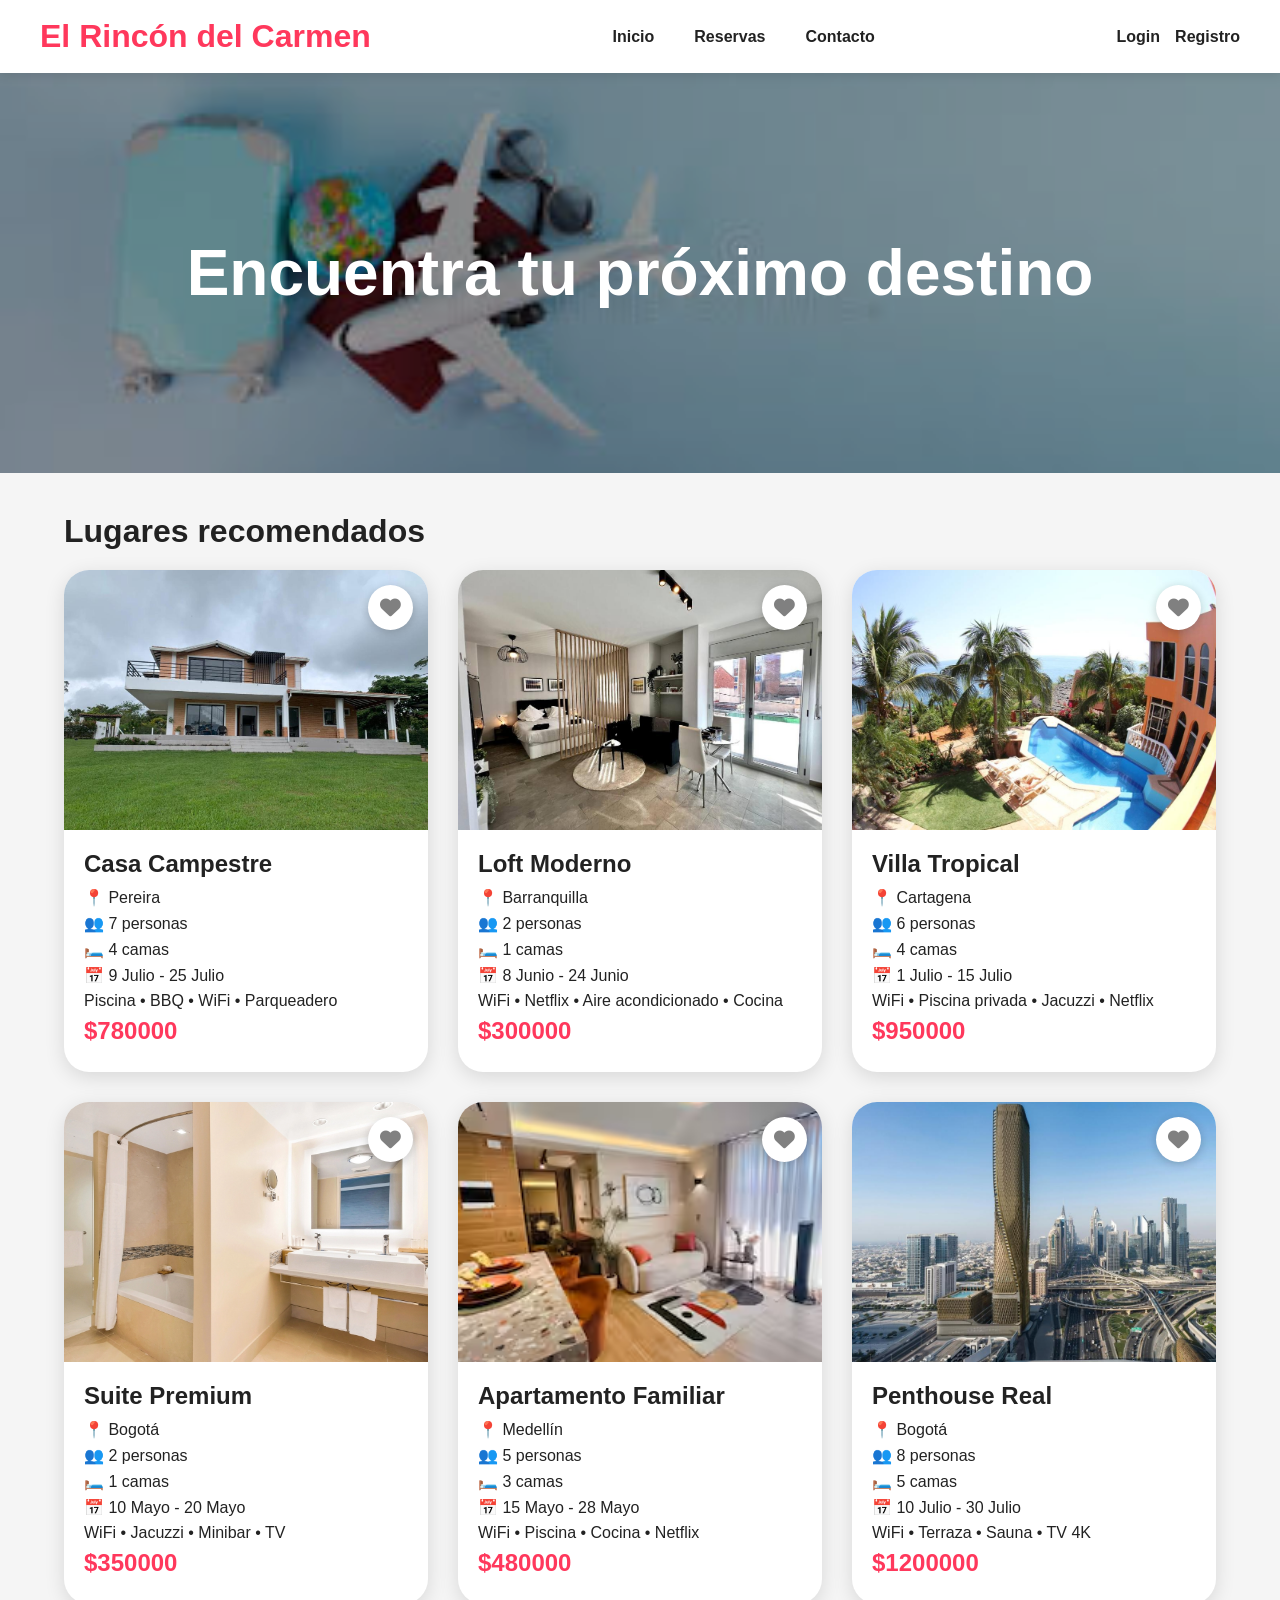
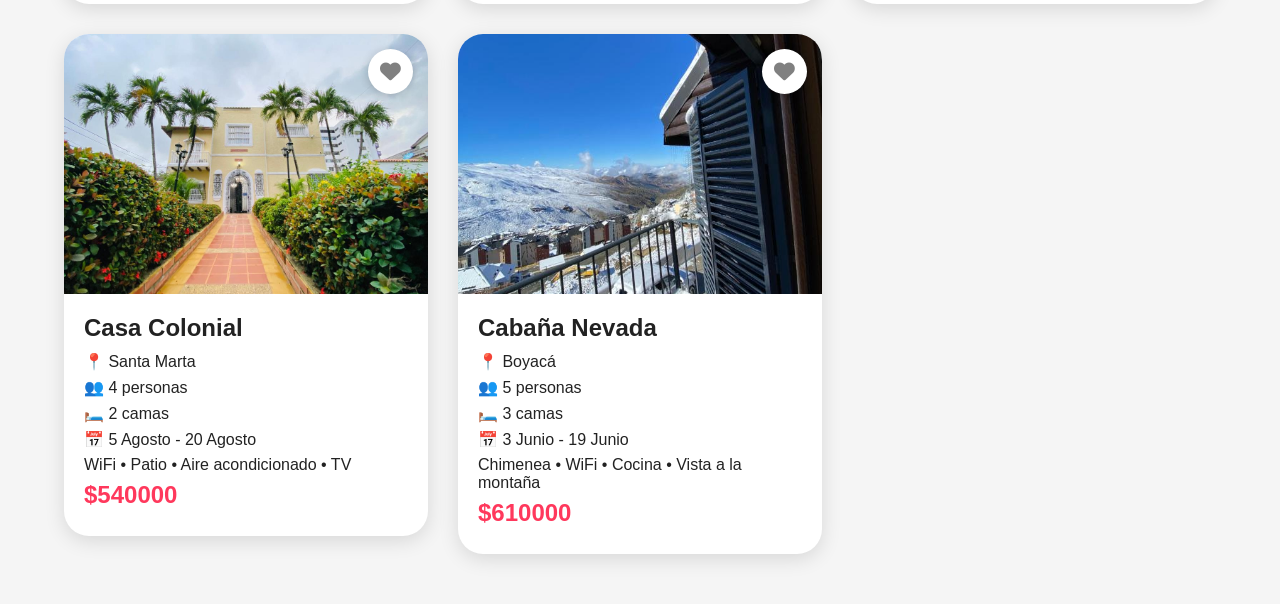
<file: index.html>
<!DOCTYPE html>
<html lang="es">

<head>

    <meta charset="UTF-8">

    <meta
    name="viewport"
    content="width=device-width, initial-scale=1.0"
    >

    <title>Inicio</title>

    <link
    rel="stylesheet"
    href="css/style.css"
    >

    <link
    rel="stylesheet"
    href="https://cdnjs.cloudflare.com/ajax/libs/font-awesome/6.5.1/css/all.min.css"
    >

</head>

<body>

<header>

    <nav class="navbar">

        <div class="logo">
            El Rincón del Carmen
        </div>

        <div class="nav-center">

            <a href="index.html">
                Inicio
            </a>

            <a href="reservas.html">
                Reservas
            </a>

            <a href="contacto.html">
                Contacto
            </a>

        </div>

        <div class="nav-right">

            <a href="login.html">
                Login
            </a>

            <a href="register.html">
                Registro
            </a>

        </div>

    </nav>

</header>

<section class="hero">

    <h1>
        Encuentra tu próximo destino
    </h1>

</section>



<h2 class="section-title">
    Lugares recomendados
</h2>

<section
class="cards"
id="cards"
>

</section>
<script src="js/database.js"></script>
<script src="js/navbar.js"></script>
<script src="js/favoritos.js"></script>
<script src="js/index.js"></script>

</body>
</html>
</file>
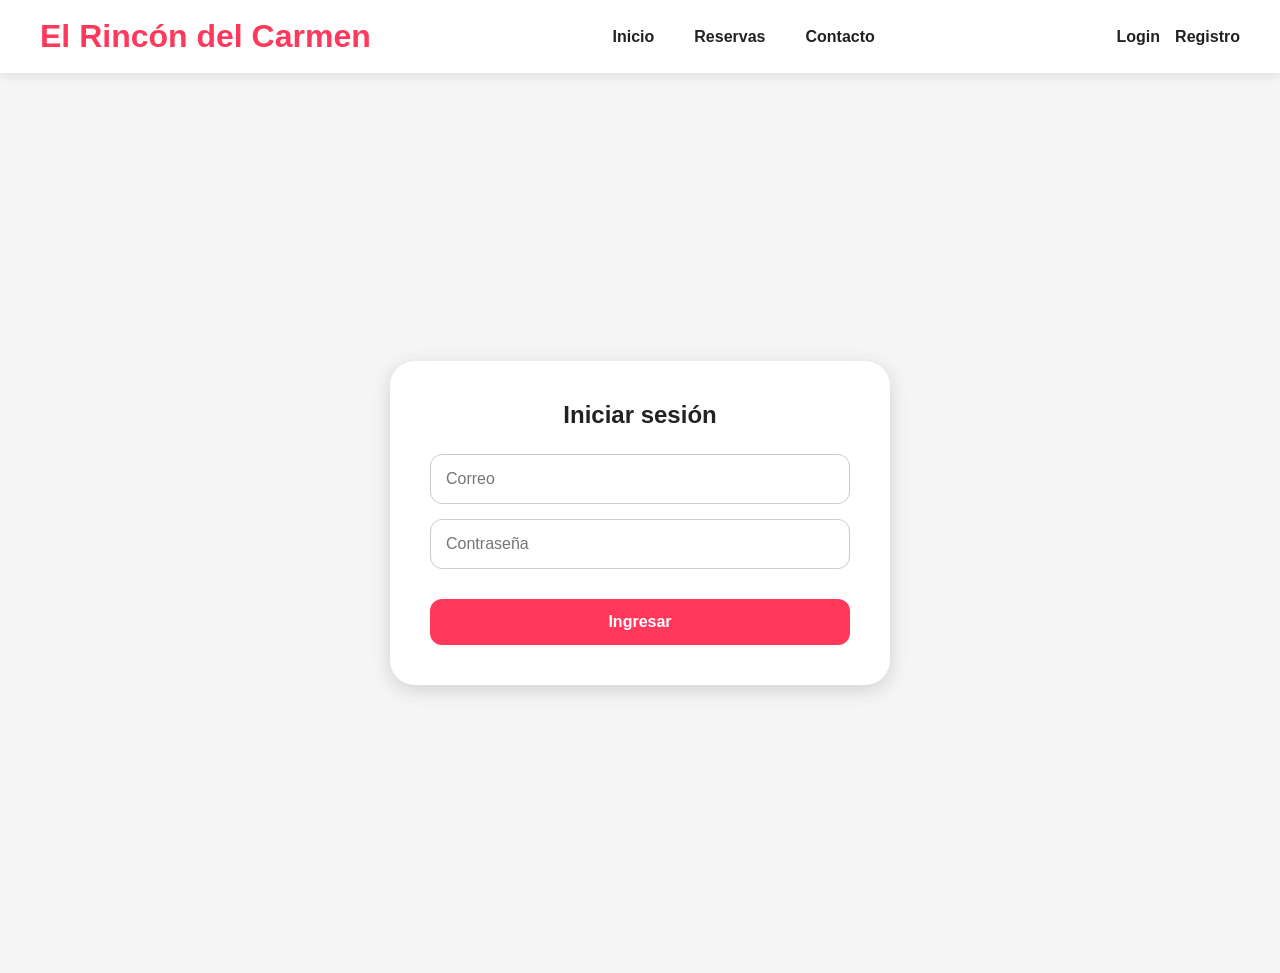
<file: admin.html>
<!DOCTYPE html>
<html lang="es">

<head>

    <meta charset="UTF-8">

    <meta
    name="viewport"
    content="width=device-width, initial-scale=1.0"
    >

    <title>
        Panel Admin
    </title>

    <link
    rel="stylesheet"
    href="css/style.css"
    >

    <link
    rel="stylesheet"
    href="https://cdnjs.cloudflare.com/ajax/libs/font-awesome/6.5.1/css/all.min.css"
    >

</head>

<body>

    <header class="header">

        <div class="logo">

            <a href="index.html">
                El Rincón del Carmen
            </a>

        </div>

        <div
        class="nav-right"
        id="nav-right"
        ></div>

    </header>

    <main class="admin-panel">

        <h1>
            Panel Administrador
        </h1>

        <section>

            <h2>
                Gestionar Habitaciones
            </h2>

            <div
            id="habitacionesAdmin"
            class="admin-grid"
            ></div>

        </section>

        <section>

            <h2>
                Gestionar Reservas
            </h2>

            <div
            id="reservasAdmin"
            class="admin-grid"
            ></div>

        </section>

    </main>

    <script src="js/database.js"></script>

    <script src="js/navbar.js"></script>

    <script src="js/admin.js"></script>

</body>

</html>
</file>
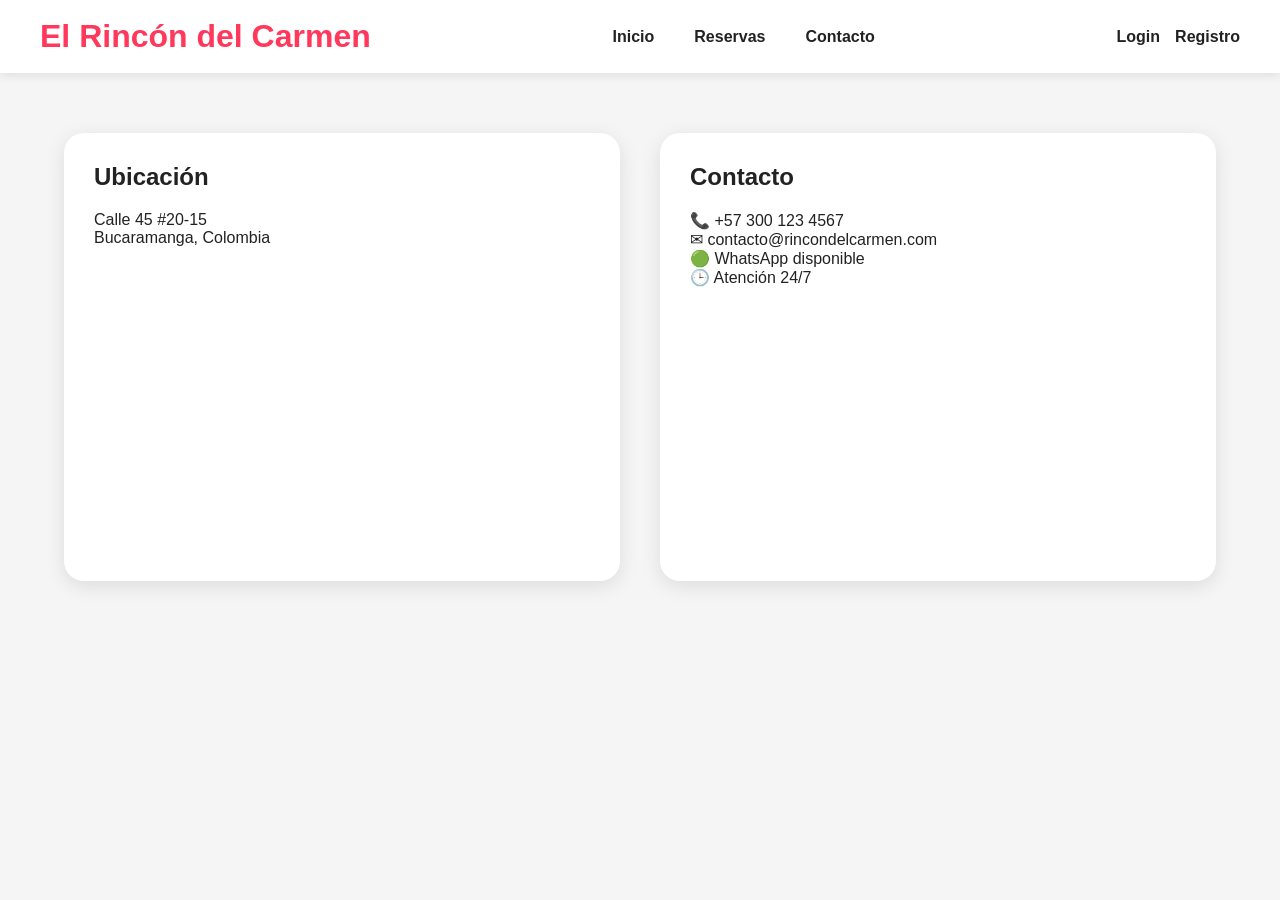
<file: contacto.html>
<!DOCTYPE html>
<html lang="es">

<head>

    <meta charset="UTF-8">

    <meta
    name="viewport"
    content="width=device-width, initial-scale=1.0"
    >

    <title>Contacto</title>

    <link
    rel="stylesheet"
    href="css/style.css"
    >

</head>

<body>

<header>

    <nav class="navbar">

        <div class="logo">
            El Rincón del Carmen
        </div>

        <div class="nav-center">

            <a href="index.html">
                Inicio
            </a>

            <a href="reservas.html">
                Reservas
            </a>

            <a href="contacto.html">
                Contacto
            </a>

        </div>

        <div class="nav-right">

            <a href="login.html">
                Login
            </a>

            <a href="register.html">
                Registro
            </a>

        </div>

    </nav>

</header>

<section class="contact-container">

    <div class="contact-box">

        <h2>
            Ubicación
        </h2>

        <p>
            Calle 45 #20-15
        </p>

        <p>
            Bucaramanga, Colombia
        </p>

        <iframe
        width="100%"
        height="300"
        style="border:0;border-radius:15px;"
        loading="lazy"
        allowfullscreen
        src="https://maps.google.com/maps?q=bucaramanga&t=&z=13&ie=UTF8&iwloc=&output=embed"
        >
        </iframe>

    </div>

    <div class="contact-box">

        <h2>
            Contacto
        </h2>

        <p>
            📞 +57 300 123 4567
        </p>

        <p>
            ✉ contacto@rincondelcarmen.com
        </p>

        <p>
            🟢 WhatsApp disponible
        </p>

        <p>
            🕒 Atención 24/7
        </p>

    </div>

</section>

<script src="js/database.js"></script>
<script src="js/navbar.js"></script>
<script src="js/favoritos.js"></script>
<script src="js/contacto.js"></script>
</body>
</html>
</file>
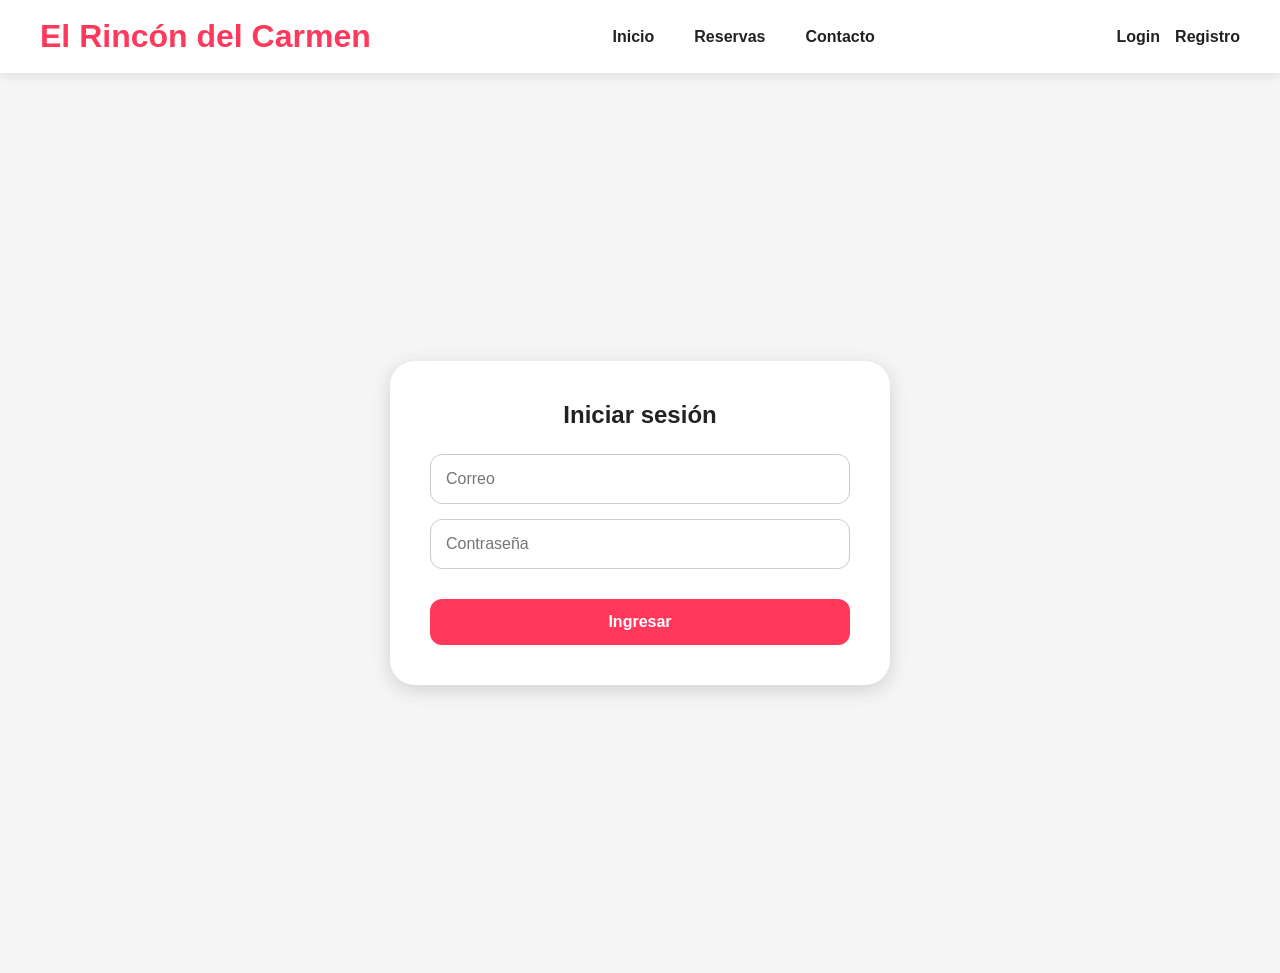
<file: login.html>
<!DOCTYPE html>
<html lang="es">

<head>

    <meta charset="UTF-8">

    <meta
    name="viewport"
    content="width=device-width, initial-scale=1.0"
    >

    <title>Login</title>

    <link
    rel="stylesheet"
    href="css/style.css"
    >

</head>

<body>

<header>

    <nav class="navbar">

        <div class="logo">
            El Rincón del Carmen
        </div>

        <div class="nav-center">

            <a href="index.html">
                Inicio
            </a>

            <a href="reservas.html">
                Reservas
            </a>

            <a href="contacto.html">
                Contacto
            </a>

        </div>

        <div class="nav-right">

            <a href="login.html">
                Login
            </a>

            <a href="register.html">
                Registro
            </a>

        </div>

    </nav>

</header>

<section class="form-page">

    <div class="form-container">

        <h1>
            Iniciar sesión
        </h1>

        <form id="loginForm">

            <input
            type="email"
            id="email"
            placeholder="Correo"
            required
            >

            <input
            type="password"
            id="password"
            placeholder="Contraseña"
            required
            >

            <button type="submit">
                Ingresar
            </button>

        </form>

    </div>

</section>

<script src="js/database.js"></script>
<script src="js/navbar.js"></script>
<script src="js/auth.js"></script>

</body>
</html>
</file>
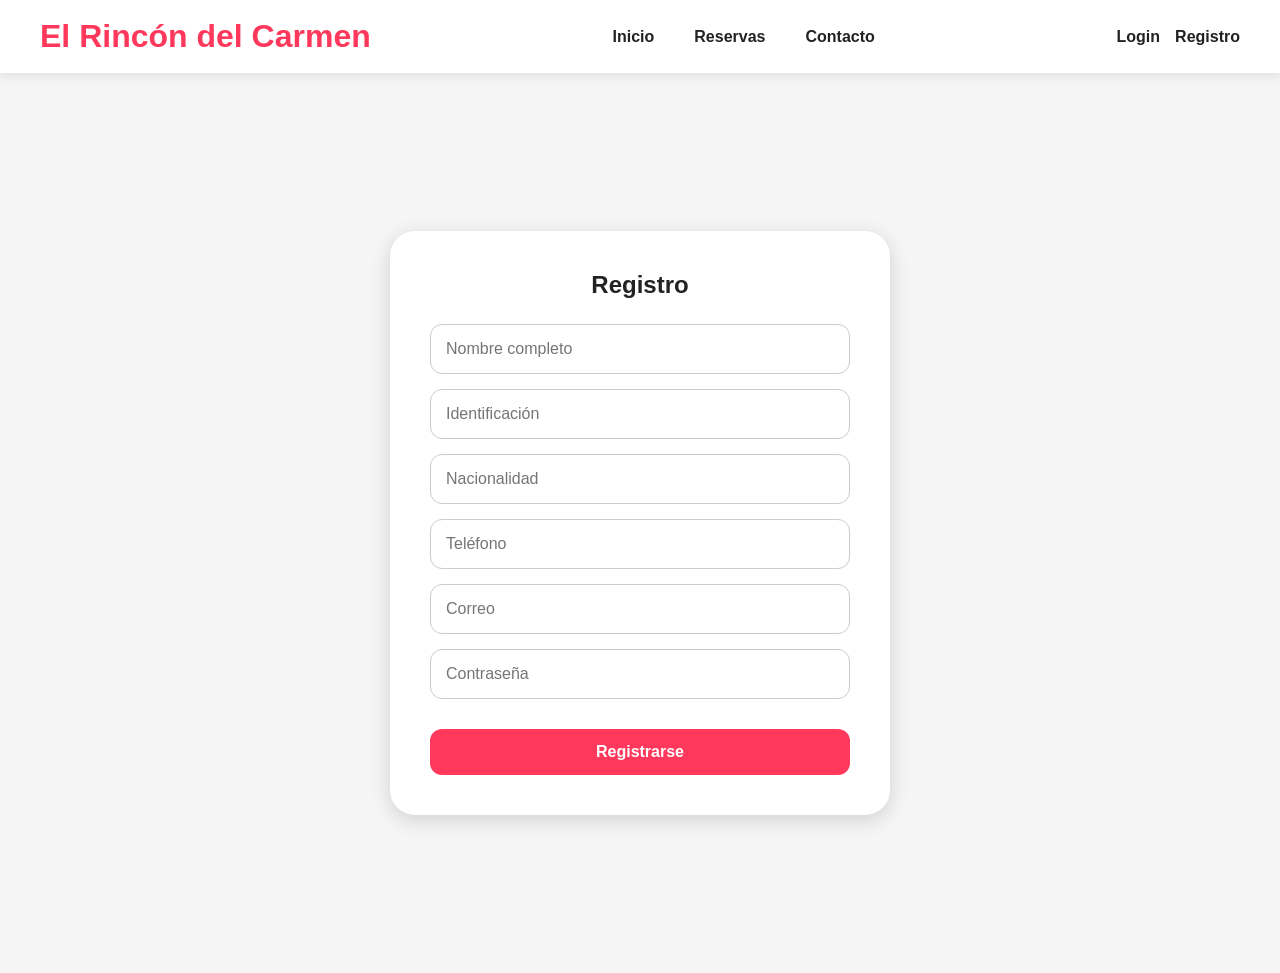
<file: register.html>
<!DOCTYPE html>
<html lang="es">

<head>

    <meta charset="UTF-8">

    <meta
    name="viewport"
    content="width=device-width, initial-scale=1.0"
    >

    <title>Registro</title>

    <link
    rel="stylesheet"
    href="css/style.css"
    >

</head>

<body>

<header>

    <nav class="navbar">

        <div class="logo">
            El Rincón del Carmen
        </div>

        <div class="nav-center">

            <a href="index.html">
                Inicio
            </a>

            <a href="reservas.html">
                Reservas
            </a>

            <a href="contacto.html">
                Contacto
            </a>

        </div>

        <div class="nav-right">

            <a href="login.html">
                Login
            </a>

            <a href="register.html">
                Registro
            </a>

        </div>

    </nav>

</header>

<section class="form-page">

    <div class="form-container">

        <h1>
            Registro
        </h1>

        <form id="registerForm">

            <input
            type="text"
            id="nombre"
            placeholder="Nombre completo"
            required
            >

            <input
            type="text"
            id="identificacion"
            placeholder="Identificación"
            required
            >

            <input
            type="text"
            id="nacionalidad"
            placeholder="Nacionalidad"
            required
            >

            <input
            type="text"
            id="telefono"
            placeholder="Teléfono"
            required
            >

            <input
            type="email"
            id="email"
            placeholder="Correo"
            required
            >

            <input
            type="password"
            id="password"
            placeholder="Contraseña"
            required
            >

            <button type="submit">
                Registrarse
            </button>

        </form>

    </div>

</section>
<script src="js/database.js"></script>
<script src="js/navbar.js"></script>
<script src="js/auth.js"></script>

</body>
</html>
</file>
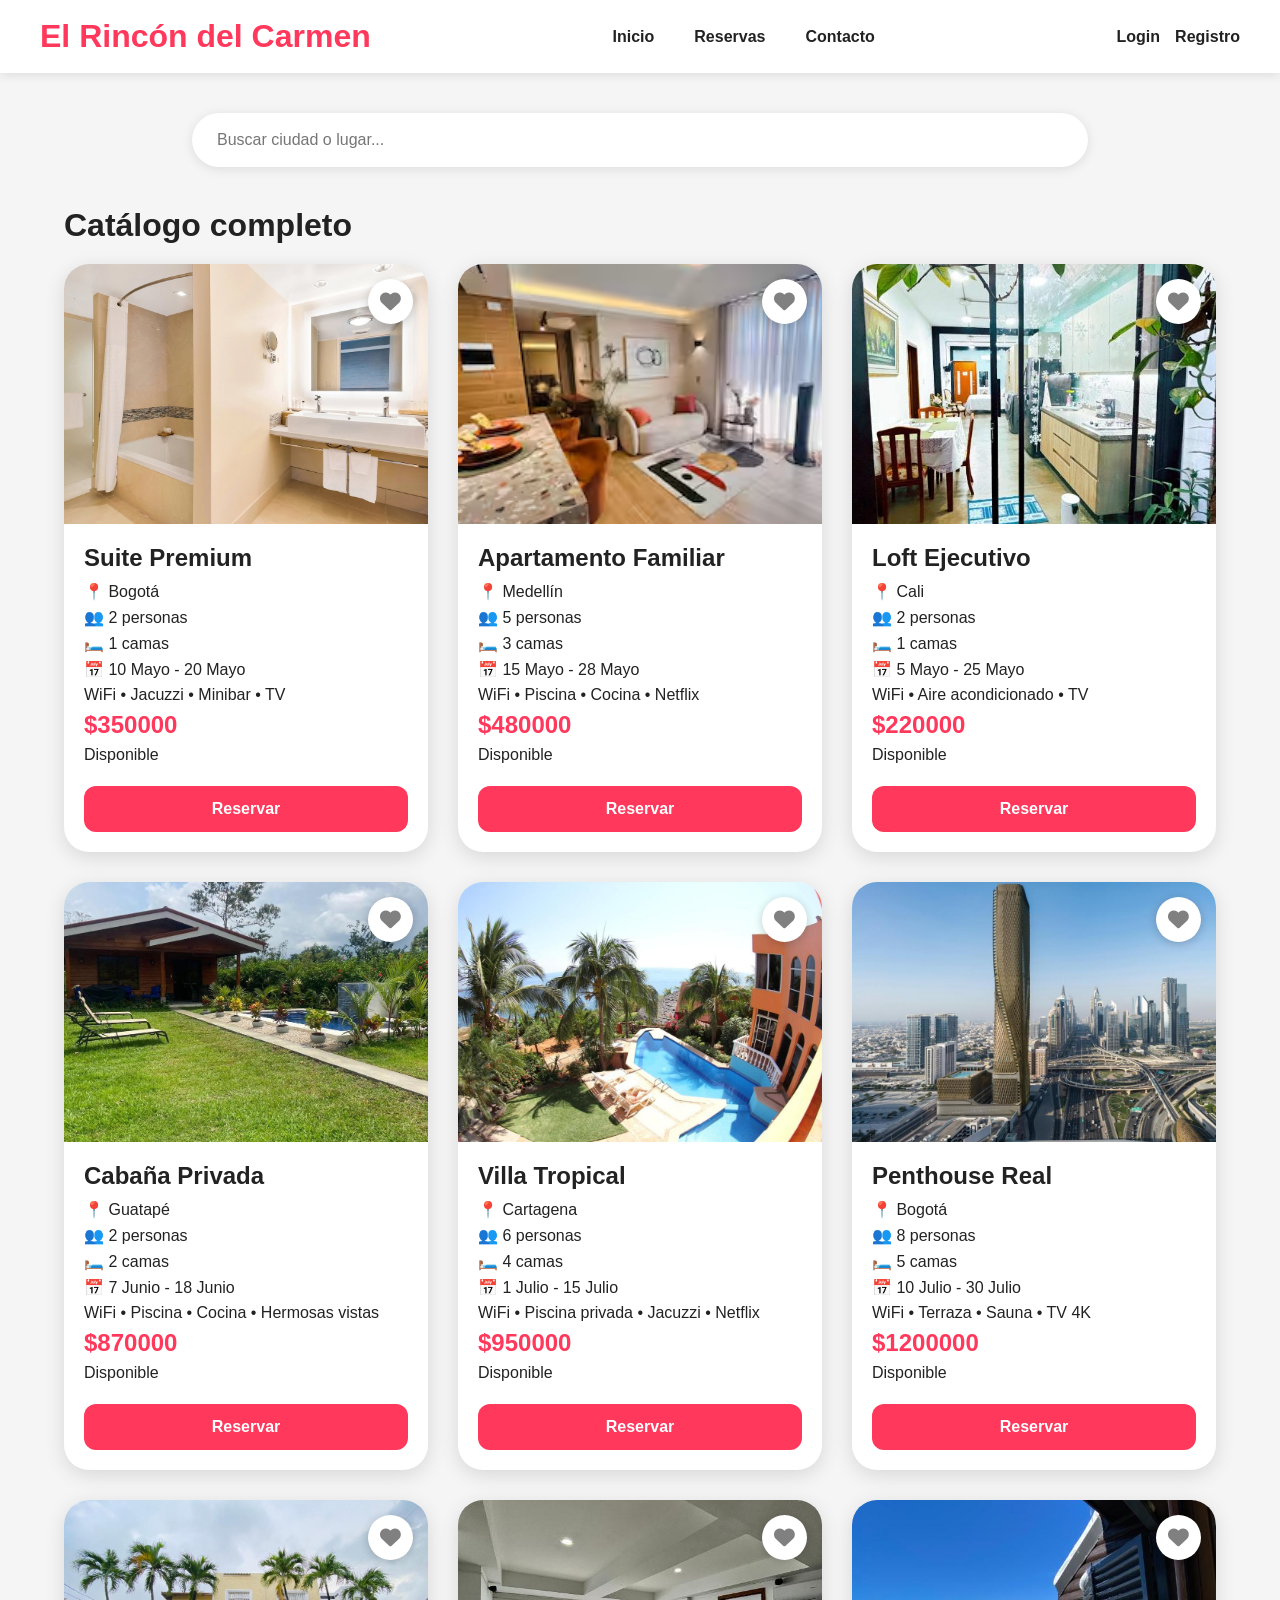
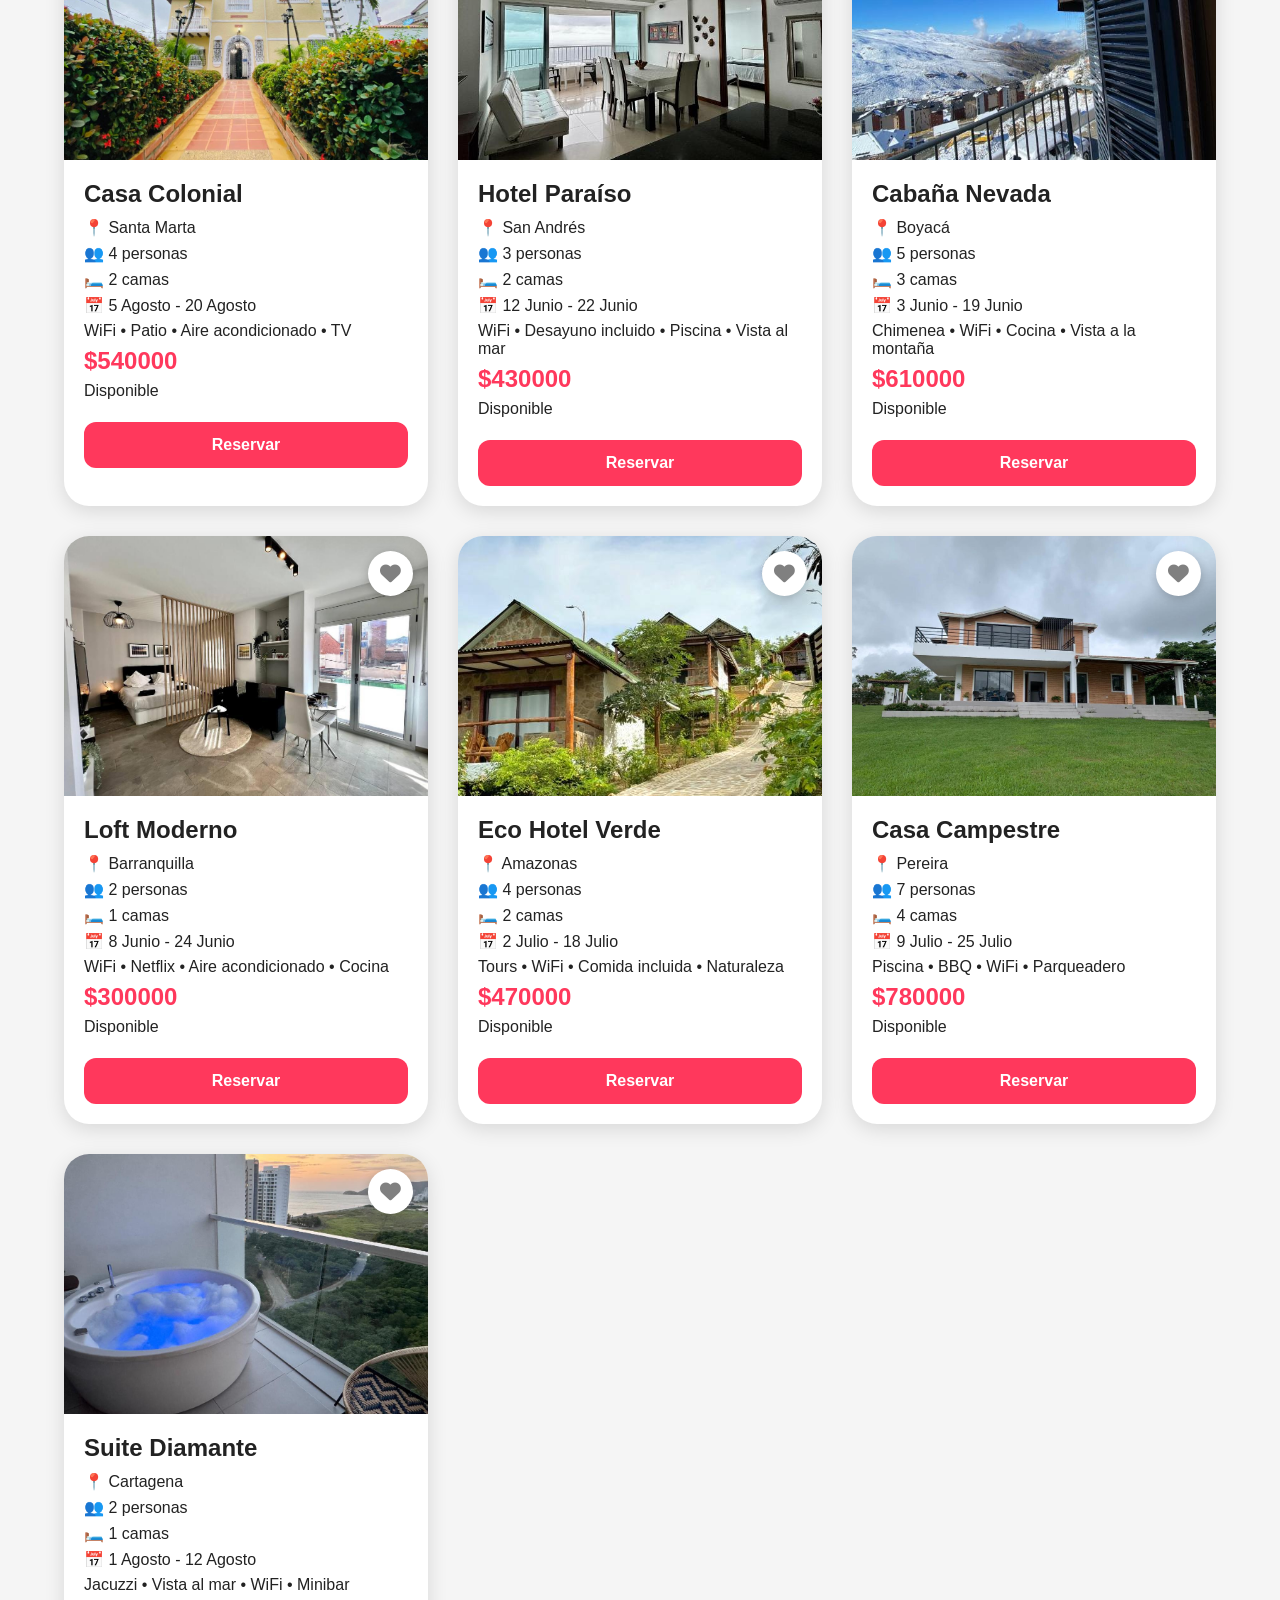
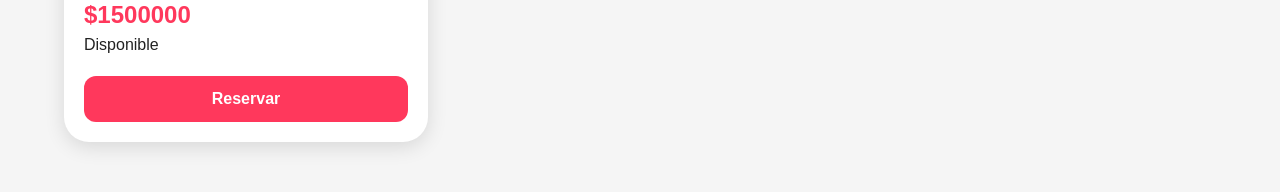
<file: reservas.html>
<!DOCTYPE html>
<html lang="es">

<head>

    <meta charset="UTF-8">

    <meta
    name="viewport"
    content="width=device-width, initial-scale=1.0"
    >

    <title>Reservas</title>

    <link
    rel="stylesheet"
    href="css/style.css"
    >

    <link
    rel="stylesheet"
    href="https://cdnjs.cloudflare.com/ajax/libs/font-awesome/6.5.1/css/all.min.css"
    >

</head>

<body>

<header>

    <nav class="navbar">

        <div class="logo">
            El Rincón del Carmen
        </div>

        <div class="nav-center">

            <a href="index.html">
                Inicio
            </a>

            <a href="reservas.html">
                Reservas
            </a>

            <a href="contacto.html">
                Contacto
            </a>

        </div>

        <div class="nav-right">

            <a href="login.html">
                Login
            </a>

            <a href="register.html">
                Registro
            </a>

        </div>

    </nav>

</header>

<section class="search-container">

    <input
    type="text"
    id="buscador"
    placeholder="Buscar ciudad o lugar..."
    >

</section>

<h2 class="section-title">
    Catálogo completo
</h2>

<section
class="cards"
id="cards"
>

</section>
<script src="js/database.js"></script>
<script src="js/navbar.js"></script>
<script src="js/auth.js"></script>
<script src="js/favoritos.js"></script>
<script src="js/reservas.js"></script>

</body>
</html>
</file>
<file: css/style.css>
*{
    margin:0;
    padding:0;
    box-sizing:border-box;
    font-family:Arial, Helvetica, sans-serif;
}

body{
    background:#f5f5f5;
    color:#222;
}

/* NAVBAR */

header{
    width:100%;
    background:white;
    box-shadow:0 2px 10px rgba(0,0,0,0.1);
    position:sticky;
    top:0;
    z-index:1000;
}

.navbar{
    max-width:1400px;
    margin:auto;
    padding:18px 40px;

    display:flex;
    align-items:center;
    justify-content:space-between;
}

.logo{
    font-size:2rem;
    font-weight:bold;
    color:#ff385c;
}

.nav-center{
    display:flex;
    gap:40px;
}

.nav-right{
    display:flex;
    gap:25px;
}

.navbar a{
    text-decoration:none;
    color:#222;
    font-weight:600;
    transition:0.3s;
}

.navbar a:hover{
    color:#ff385c;
}

/* HERO */

.hero{
    height:400px;
    background:url("../assets/img/banner.jpg");
    background-size:cover;
    background-position:center;

    display:flex;
    align-items:center;
    justify-content:center;

    position:relative;
}

.hero::before{
    content:"";
    position:absolute;
    inset:0;
    background:rgba(0,0,0,0.4);
}

.hero h1{
    position:relative;
    color:white;
    font-size:4rem;
    z-index:2;
}

/* SEARCH */

.search-container{
    display:flex;
    justify-content:center;
    margin:40px 0;
}

#buscador{
    width:70%;
    max-width:900px;

    padding:18px 25px;
    border:none;
    border-radius:40px;

    font-size:1rem;

    background:white;

    box-shadow:0 2px 12px rgba(0,0,0,0.1);
}

/* TITLES */

.section-title{
    width:90%;
    margin:40px auto 20px auto;
    font-size:2rem;
}

/* CARDS */

.cards{
    width:90%;
    margin:auto;

    display:grid;
    grid-template-columns:repeat(auto-fit,minmax(320px,1fr));
    gap:30px;

    padding-bottom:50px;
}

.card{
    background:white;
    border-radius:25px;
    overflow:hidden;

    box-shadow:0 5px 20px rgba(0,0,0,0.12);

    position:relative;

    transition:0.3s;
}

.card:hover{
    transform:translateY(-5px);
}

.carousel{
    display:flex;
    overflow-x:auto;
    scroll-snap-type:x mandatory;
}

.carousel img{
    width:100%;
    height:260px;
    object-fit:cover;
    flex-shrink:0;
    scroll-snap-align:start;
}

.favorite{
    position:absolute;
    top:15px;
    right:15px;

    width:45px;
    height:45px;

    border-radius:50%;
    background:white;

    display:flex;
    align-items:center;
    justify-content:center;

    cursor:pointer;

    box-shadow:0 2px 10px rgba(0,0,0,0.2);
}

.favorite i{
    color:gray;
    font-size:1.3rem;
}

.favorite i.active{
    color:red;
}

.card-content{
    padding:20px;
}

.card-content h3{
    margin-bottom:10px;
    font-size:1.5rem;
}

.card-content p{
    margin:7px 0;
}

.price{
    font-size:1.5rem;
    font-weight:bold;
    color:#ff385c;
}

button{
    width:100%;
    padding:14px;
    border:none;
    border-radius:12px;

    background:#ff385c;
    color:white;

    font-size:1rem;
    font-weight:bold;

    cursor:pointer;

    margin-top:15px;
}

button:hover{
    background:#e12d50;
}

/* FORMULARIOS */

.form-page{
    min-height:100vh;

    display:flex;
    justify-content:center;
    align-items:center;

    padding:40px;
}

.form-container{
    width:100%;
    max-width:500px;

    background:white;
    padding:40px;

    border-radius:25px;

    box-shadow:0 5px 20px rgba(0,0,0,0.15);
}

.form-container h1{
    margin-bottom:25px;
    text-align:center;
}

.form-container form{
    display:flex;
    flex-direction:column;
    gap:15px;
}

.form-container input{
    padding:15px;
    border-radius:12px;
    border:1px solid #ccc;
    font-size:1rem;
}

/* CONTACTO */

.contact-container{
    width:90%;
    max-width:1200px;
    margin:60px auto;

    display:grid;
    grid-template-columns:1fr 1fr;
    gap:40px;
}

.contact-box{
    background:white;
    padding:30px;
    border-radius:20px;
    box-shadow:0 5px 20px rgba(0,0,0,0.1);
}

.contact-box h2{
    margin-bottom:20px;
}

/* RESPONSIVE */

@media(max-width:900px){

    .navbar{
        flex-direction:column;
        gap:20px;
    }

    .nav-center{
        gap:20px;
    }

    .hero h1{
        font-size:2.3rem;
        text-align:center;
        padding:0 20px;
    }

    #buscador{
        width:90%;
    }

    .contact-container{
        grid-template-columns:1fr;
    }
}

@media(max-width:600px){

    .nav-center,
    .nav-right{
        flex-wrap:wrap;
        justify-content:center;
    }

    .hero{
        height:300px;
    }

    .hero h1{
        font-size:2rem;
    }

    .cards{
        grid-template-columns:1fr;
    }
    .card-content a{
    text-decoration: none;
    color: #222;
}

.card-content a:hover{
    color: #ff385c;
}

.card-content h3{
    color: #222;
    text-decoration: none;
}

.price{
    color: #ff385c;
    font-weight: bold;
    font-size: 30px;
    margin-top: 10px;
}
.banner{
    width: 100%;
    height: 420px;

    background-image:
    linear-gradient(
        rgba(0,0,0,0.45),
        rgba(0,0,0,0.45)
    ),
    url("../assets/img/banner.jpg");

    background-size: cover;
    background-position: center;

    display: flex;
    align-items: center;
    justify-content: center;

    margin-bottom: 50px;
}

.banner-overlay{
    text-align: center;
    color: white;
}

.banner-overlay h1{
    font-size: 60px;
    margin-bottom: 10px;
}

.banner-overlay p{
    font-size: 22px;
}
}
.card-link{
    text-decoration: none;
    color: inherit;
    display: block;
}

.card-link:hover{
    transform: scale(1.01);
}



.cancelar{

    width: 100%;
    padding: 12px;
    border: none;
    border-radius: 10px;
    background: #111;
    color: white;
    font-size: 15px;
    font-weight: 600;
    cursor: pointer;
    transition: 0.3s;
    margin-top: 10px;
}

.cancelar:hover{

    background: #000;
    transform: scale(1.02);
}

/* ========================= */
/* RESPONSIVE MOVIL */
/* ========================= */

@media(max-width: 768px){

    nav{

        flex-direction: column;
        gap: 15px;
        padding: 15px 20px;
        text-align: center;
    }

    .nav-left{

        width: 100%;
        justify-content: center;
        flex-wrap: wrap;
        gap: 15px;
    }

    .nav-right{

        width: 100%;
        justify-content: center;
        flex-wrap: wrap;
        gap: 10px;
    }

    .logo{

        font-size: 24px;
        text-align: center;
    }

    .hero{

        height: 300px;
        padding: 20px;
        text-align: center;
    }

    .hero-content{

        width: 100%;
        padding: 20px;
    }

    .hero-content h1{

        font-size: 32px;
        line-height: 1.2;
    }

    .hero-content p{

        font-size: 16px;
    }

    .cards{

        grid-template-columns: 1fr;
        padding: 20px;
    }

    .card{

        width: 100%;
    }

    .card img,
    .carousel-img{

        height: 220px;
    }

    .contact-container{

        flex-direction: column;
        padding: 20px;
    }

    .contact-card{

        max-width: 100%;
        padding: 25px;
    }

    .map{

        width: 100%;
        height: 300px;
    }

    .auth-container{

        width: 95%;
        padding: 25px;
    }

    input,
    button{

        font-size: 16px;
    }

    .search-container{

        width: 100%;
        padding: 0 20px;
    }

    #buscador{

        width: 100%;
    }

}
/* ========================= */
/* SCROLLBAR CARRUSEL */
/* ========================= */

.carousel::-webkit-scrollbar{

    height: 10px;
}

.carousel::-webkit-scrollbar-track{

    background: #ddd;
    border-radius: 20px;
}

.carousel::-webkit-scrollbar-thumb{

    background: #ff385c;
    border-radius: 20px;
}

.carousel::-webkit-scrollbar-thumb:hover{

    background: #e11d48;
}
/* =========================
ADMIN PANEL
========================= */

.admin-panel{

    width: 90%;
    max-width: 1400px;

    margin: 40px auto;

    display: flex;
    flex-direction: column;

    gap: 40px;
}

.admin-panel h1{

    font-size: 38px;

    text-align: center;

    color: #222;
}

.admin-panel h2{

    font-size: 28px;

    margin-bottom: 20px;

    color: #333;
}

/* GRID */

.admin-grid{

    display: grid;

    grid-template-columns:
    repeat(auto-fit, minmax(320px, 1fr));

    gap: 25px;
}

/* CARDS */

.admin-card{

    background: white;

    border-radius: 20px;

    overflow: hidden;

    box-shadow:
    0 8px 20px rgba(0,0,0,0.10);

    padding: 20px;

    transition: 0.3s;
}

.admin-card:hover{

    transform: translateY(-5px);

    box-shadow:
    0 12px 24px rgba(0,0,0,0.15);
}

.admin-card h3{

    font-size: 24px;

    margin-bottom: 15px;

    color: #222;
}

.admin-card p{

    margin: 10px 0;

    font-size: 16px;

    color: #555;

    line-height: 1.5;
}

/* BOTONES */

.admin-card button{

    margin-top: 15px;

    border: none;

    padding: 12px 18px;

    border-radius: 10px;

    cursor: pointer;

    font-size: 15px;

    font-weight: bold;

    transition: 0.3s;
}

.admin-card .reservar{

    background: #ff385c;

    color: white;
}

.admin-card .reservar:hover{

    background: #e42f50;
}

.admin-card .cancelar{

    background: #111;

    color: white;
}

.admin-card .cancelar:hover{

    background: #333;
}

/* IMAGENES */

.admin-images{

    display: flex;

    gap: 10px;

    overflow-x: auto;

    margin-bottom: 15px;

    padding-bottom: 5px;
}

.admin-images::-webkit-scrollbar{

    height: 8px;
}

.admin-images::-webkit-scrollbar-thumb{

    background: #ccc;

    border-radius: 20px;
}

.admin-img{

    width: 120px;

    height: 90px;

    object-fit: cover;

    border-radius: 12px;

    flex-shrink: 0;

    border: 2px solid #eee;
}

/* RESPONSIVE */

@media(max-width: 768px){

    .admin-panel{

        width: 95%;
    }

    .admin-panel h1{

        font-size: 28px;
    }

    .admin-panel h2{

        font-size: 22px;
    }

    .admin-grid{

        grid-template-columns: 1fr;
    }

    .admin-card{

        padding: 16px;
    }

    .admin-img{

        width: 100px;
        height: 75px;
    }
}
/* =========================
NO RESERVAS
========================= */

.no-reservas{

    font-size: 15px;

    color: #777;

    margin-top: 10px;
}

/* =========================
ADMIN NAVBAR FIX
========================= */

.header{

    width: 100%;

    background: white;

    display: flex;

    justify-content: space-between;

    align-items: center;

    padding: 18px 40px;

    box-shadow:
    0 2px 10px rgba(0,0,0,0.08);

    position: sticky;

    top: 0;

    z-index: 1000;
}

.logo a{

    text-decoration: none;

    color: #ff385c;

    font-size: 28px;

    font-weight: bold;
}

.nav-links{

    display: flex;

    gap: 30px;
}

.nav-links a{

    text-decoration: none;

    color: #222;

    font-weight: 500;

    transition: 0.3s;
}

.nav-links a:hover{

    color: #ff385c;
}

.nav-right{

    display: flex;

    align-items: center;

    gap: 15px;
}

.user-name{

    font-weight: bold;

    color: #222;
}

.logout-btn{

    background: #111;

    color: white;

    border: none;

    padding: 10px 16px;

    border-radius: 10px;

    cursor: pointer;
}

.logout-btn:hover{

    background: #333;
}

/* =========================
RESPONSIVE
========================= */

@media(max-width:768px){

    .header{

        flex-direction: column;

        gap: 15px;

        padding: 20px;
    }

    .nav-links{

        flex-wrap: wrap;

        justify-content: center;
    }

    .nav-right{

        flex-wrap: wrap;

        justify-content: center;
    }
}
</file>
